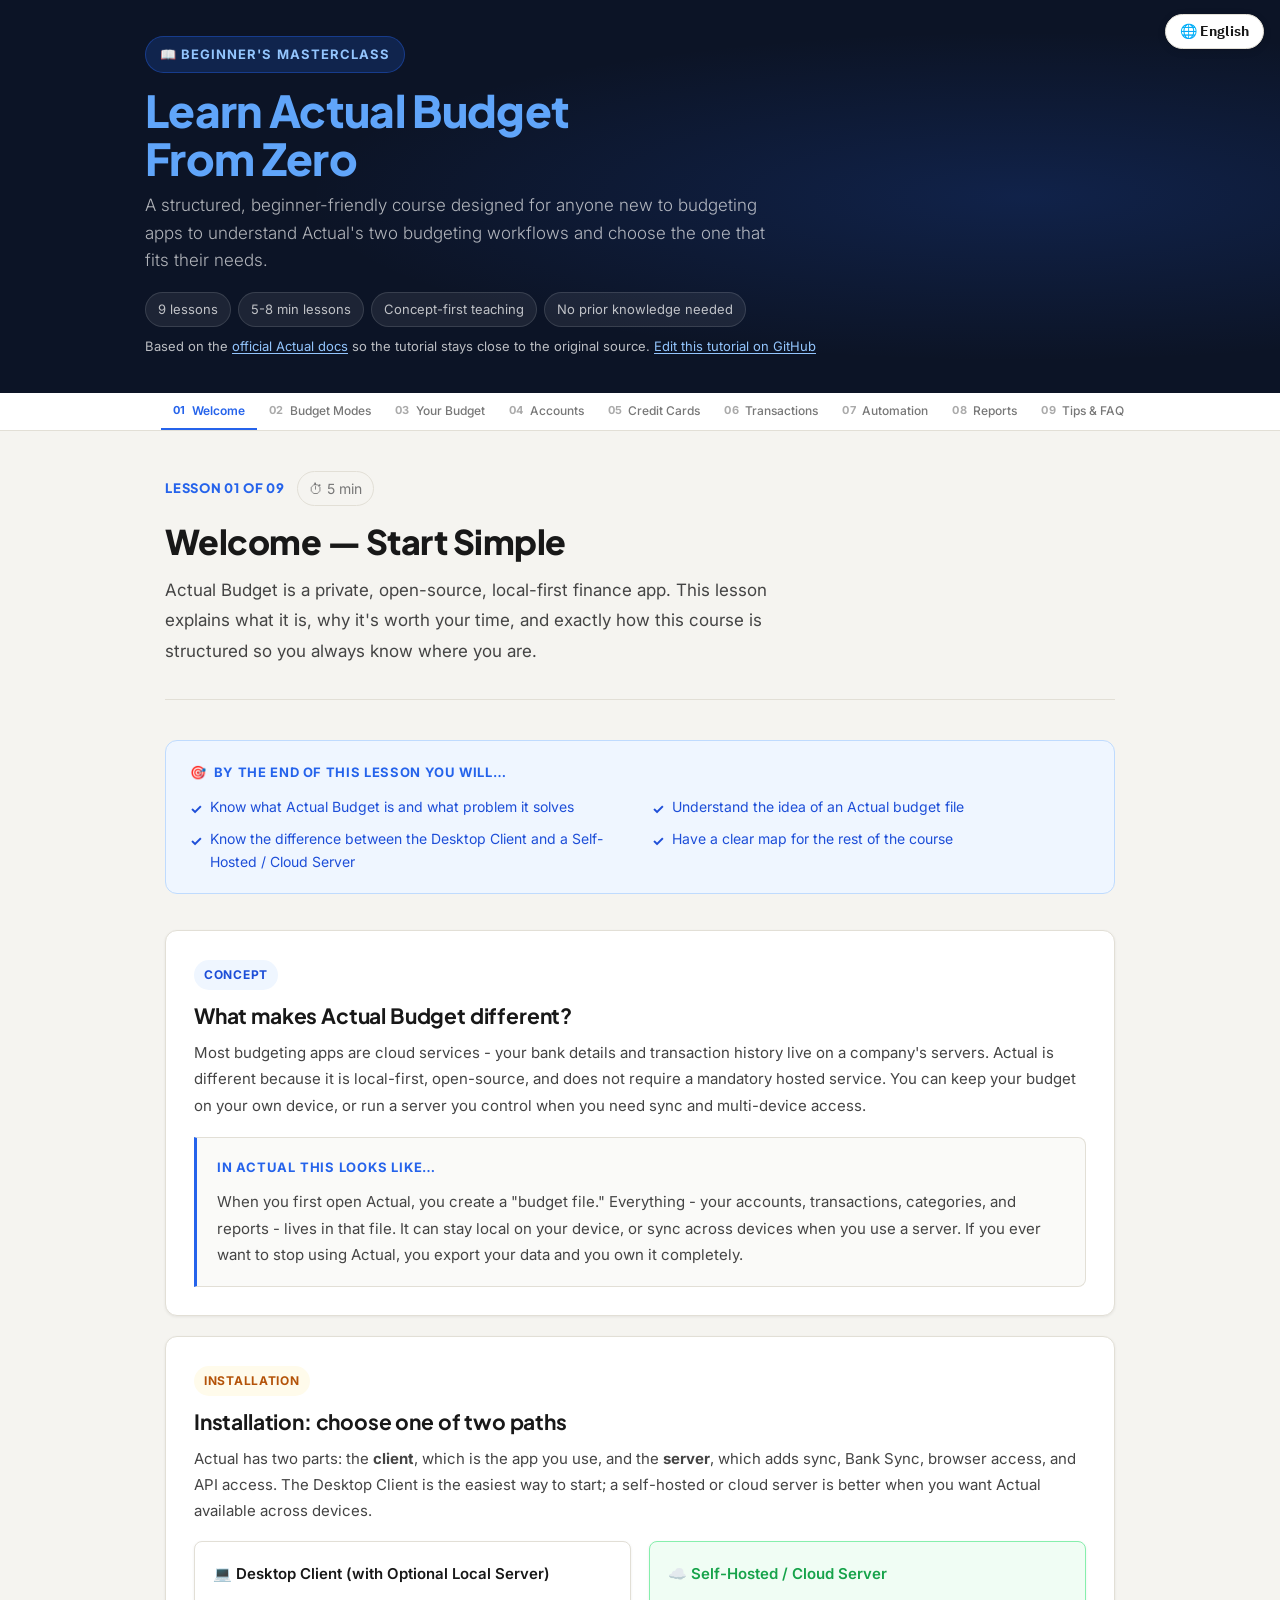
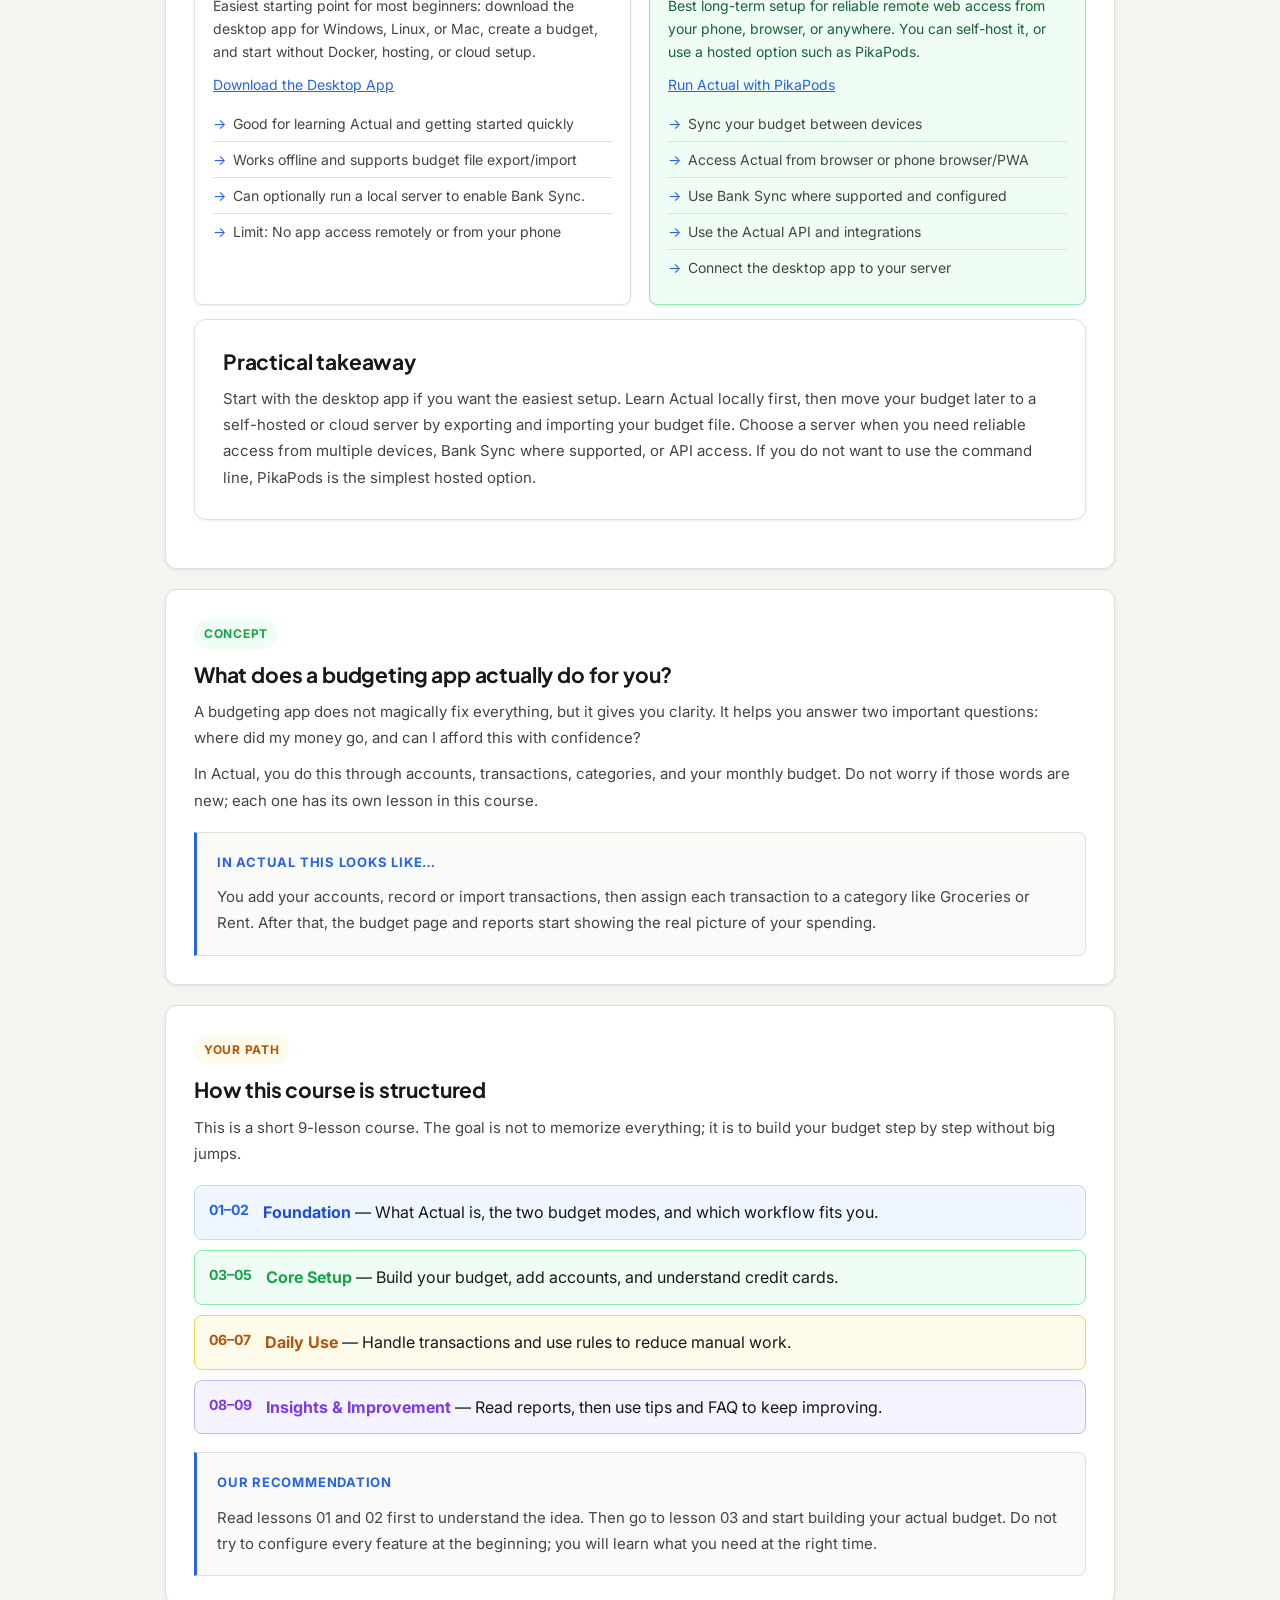
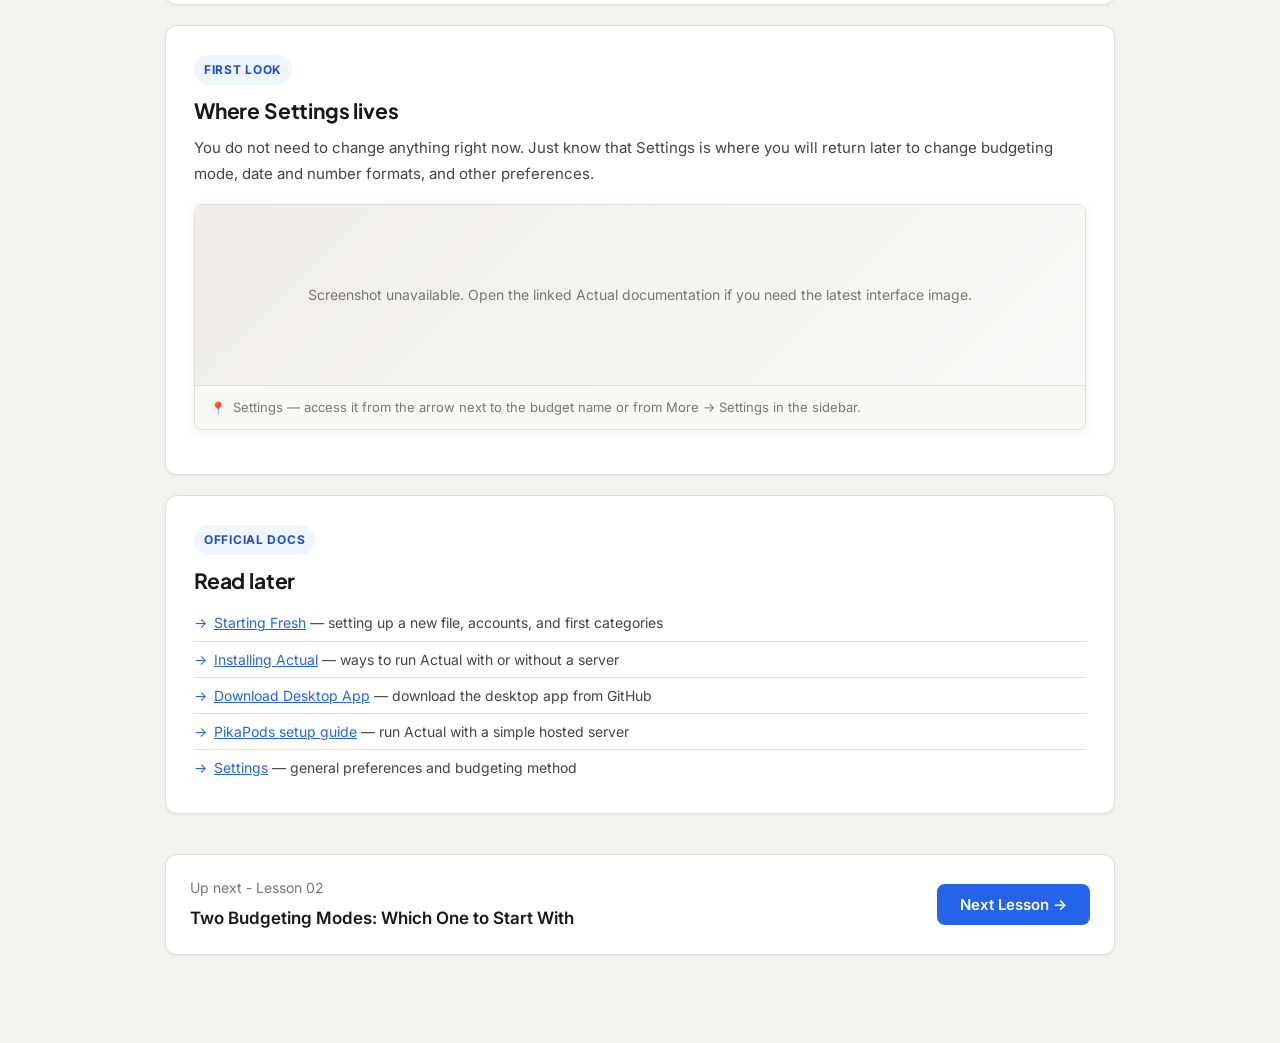
<file: index.html>
<!DOCTYPE html>
<html lang="en" id="root">
<head>
<meta charset="UTF-8">
<meta name="viewport" content="width=device-width, initial-scale=1.0">
<title data-i18n="meta.t001">Actual Budget — Beginner's Masterclass</title>
<link href="https://fonts.googleapis.com/css2?family=Inter:ital,wght@0,300;0,400;0,500;0,600;0,700;1,400&amp;family=Plus+Jakarta+Sans:wght@600;700;800&amp;family=IBM+Plex+Sans+Arabic:wght@300;400;500;600;700&amp;family=Noto+Naskh+Arabic:wght@400;500;600;700&amp;display=swap" rel="stylesheet">
<link rel="stylesheet" href="./css/styles.css">
</head>
<body>

<div id="language-selector" class="language-selector">
  <button id="language-button" class="language-button" type="button" aria-haspopup="listbox" aria-expanded="false">
    <span id="language-button-label">🌐 English</span>
  </button>
  <div id="language-menu" class="language-menu" role="listbox" aria-label="Language selector" hidden></div>
</div>
<div class="hero">
  <div class="hi">
    <div class="hero-kicker"><span data-i18n="hero.t001">📖 Beginner's Masterclass</span></div>
    <h1><span data-i18n="hero.t002">Learn</span> <span>Actual Budget</span><br><span data-i18n="hero.t003">From Zero</span></h1>
    <p class="hero-lead"><span data-i18n="hero.t004">A structured, beginner-friendly course designed for anyone new to budgeting apps to understand Actual's two budgeting workflows and choose the one that fits their needs.</span></p>
    <div class="hero-pills">
      <span class="hero-pill"><span data-i18n="hero.t005">9 lessons</span></span>
      <span class="hero-pill"><span data-i18n="hero.t006">5-8 min lessons</span></span>
      <span class="hero-pill"><span data-i18n="hero.t007">Concept-first teaching</span></span>
      <span class="hero-pill"><span data-i18n="hero.t008">No prior knowledge needed</span></span>
    </div>
    <p class="hero-source" data-i18n-html="hero.t009">Based on the <a href="https://actualbudget.org/docs/" target="_blank" rel="noopener noreferrer">official Actual docs</a> so the tutorial stays close to the original source. <a href="https://github.com/x-rous/actual-tutorial/edit/main/index.html" target="_blank" rel="noopener">Edit this tutorial on GitHub</a></p>
  </div>
</div>

<nav class="pnav">
  <div class="pnav-inner">
    <button class="pnav-btn active" type="button" aria-current="page" data-lesson-index="0"><span class="pnav-step"><span data-i18n="nav.t001">01</span></span> <span data-i18n="nav.t002">Welcome</span></button>
    <button class="pnav-btn" type="button" data-lesson-index="1"><span class="pnav-step"><span data-i18n="nav.t003">02</span></span> <span data-i18n="nav.t004">Budget Modes</span></button>
    <button class="pnav-btn" type="button" data-lesson-index="2"><span class="pnav-step"><span data-i18n="nav.t005">03</span></span> <span data-i18n="nav.t006">Your Budget</span></button>
    <button class="pnav-btn" type="button" data-lesson-index="3"><span class="pnav-step"><span data-i18n="nav.t007">04</span></span> <span data-i18n="nav.t008">Accounts</span></button>
    <button class="pnav-btn" type="button" data-lesson-index="4"><span class="pnav-step"><span data-i18n="nav.t009">05</span></span> <span data-i18n="nav.t010">Credit Cards</span></button>
    <button class="pnav-btn" type="button" data-lesson-index="5"><span class="pnav-step"><span data-i18n="nav.t011">06</span></span> <span data-i18n="nav.t012">Transactions</span></button>
    <button class="pnav-btn" type="button" data-lesson-index="6"><span class="pnav-step"><span data-i18n="nav.t013">07</span></span> <span data-i18n="nav.t014">Automation</span></button>
    <button class="pnav-btn" type="button" data-lesson-index="7"><span class="pnav-step"><span data-i18n="nav.t015">08</span></span> <span data-i18n="nav.t016">Reports</span></button>
    <button class="pnav-btn" type="button" data-lesson-index="8"><span class="pnav-step"><span data-i18n="nav.t017">09</span></span> <span data-i18n="nav.t018">Tips & FAQ</span></button>
  </div>
</nav>

<main id="lesson-container" aria-live="polite"></main>

<script type="module" src="./js/main.js"></script>
</body>
</html>
</file>
<file: css/styles.css>
:root{
  --bg:#f5f4f0;--surface:#fff;--border:#e2dfd6;--ink:#181818;
  --ink2:#444;--ink3:#777;--ink4:#aaa;
  --blue:#2563eb;--blue-bg:#eff6ff;--blue-border:#bfdbfe;--blue-dark:#1d4ed8;
  --green:#16a34a;--green-bg:#f0fdf4;--green-border:#86efac;
  --amber:#b45309;--amber-bg:#fffbeb;--amber-border:#fcd34d;
  --red:#dc2626;--red-bg:#fef2f2;--red-border:#fca5a5;
  --purple:#7c3aed;--purple-bg:#f5f3ff;--purple-border:#c4b5fd;
  --radius:12px;--radius-sm:8px;
  --shadow:0 1px 3px rgba(0,0,0,.05),0 8px 24px rgba(0,0,0,.06);
  --shadow-sm:0 1px 3px rgba(0,0,0,.07);
}
*{box-sizing:border-box;margin:0;padding:0}
body{font-family:'Inter',sans-serif;background:var(--bg);color:var(--ink);font-size:16px;line-height:1.8}
img{max-width:100%;display:block}
a{color:var(--blue)}

/* ── HERO ── */
.hero{background:#0c1426;color:#fff;padding:clamp(28px,4vh,44px) 24px;position:relative;overflow:hidden;min-height:30vh;display:flex;align-items:center}
.hero::after{content:'';position:absolute;inset:0;background:radial-gradient(ellipse 80% 60% at 80% 50%,rgba(37,99,235,.18) 0%,transparent 70%);pointer-events:none}
.hi{max-width:990px;margin:0 auto;position:relative;z-index:1;width:100%}
.hero-kicker{display:inline-flex;align-items:center;gap:6px;background:rgba(37,99,235,.2);border:1px solid rgba(37,99,235,.4);color:#93c5fd;font-size:13px;font-weight:700;letter-spacing:.08em;text-transform:uppercase;padding:6px 14px;border-radius:20px;margin-bottom:14px}
.hero h1{font-family:'Plus Jakarta Sans',sans-serif;font-size:clamp(28px,4.2vw,44px);font-weight:800;line-height:1.08;letter-spacing:-.015em;margin-bottom:10px}
.hero h1 span{color:#60a5fa}
.hero-lead{font-size:17px;color:rgba(255,255,255,.68);max-width:620px;font-weight:300;line-height:1.6;margin-bottom:18px}
.hero-pills{display:flex;flex-wrap:wrap;gap:7px}
.hero-pill{background:rgba(255,255,255,.07);border:1px solid rgba(255,255,255,.12);color:rgba(255,255,255,.72);font-size:13px;padding:5px 12px;border-radius:20px}
.hero-source{margin-top:10px;font-size:13px;line-height:1.5;color:rgba(255,255,255,.72)}
.hero-source a{color:#93c5fd;text-decoration:underline;text-underline-offset:2px}
@media(max-width:640px){.hero{min-height:auto;padding:32px 20px 28px}.hero h1{font-size:30px}.hero-lead{font-size:16px;line-height:1.65}}

/* ── PROGRESS NAV ── */
.pnav{background:#fff;border-bottom:1px solid var(--border);position:sticky;top:0;z-index:200;overflow-x:auto;scrollbar-width:none}
.pnav::-webkit-scrollbar{display:none}
.pnav-inner{display:flex;max-width:990px;margin:0 auto;padding:0 16px}
.pnav-btn{background:none;border:none;cursor:pointer;font-family:'Inter',sans-serif;font-size:12px;font-weight:500;color:var(--ink3);padding:10px 12px;white-space:nowrap;border-bottom:2px solid transparent;transition:color .15s,border-color .15s;display:flex;align-items:center;gap:6px}
.pnav-btn:hover{color:var(--ink)}
.pnav-btn.active{color:var(--blue);border-bottom-color:var(--blue);font-weight:600}
.pnav-step{font-size:11px;font-weight:700;color:var(--ink4);letter-spacing:.04em}
.pnav-btn.active .pnav-step{color:var(--blue)}
.pnav-btn.done .pnav-step{color:var(--green)}
.pnav-btn.done{color:var(--green)}

/* ── MAIN LAYOUT ── */
.page{display:none;max-width:990px;margin:0 auto;padding:40px 20px 88px}
.page.visible{display:block}

/* ── PAGE OPENER ── */
.opener{margin-bottom:40px;border-bottom:1px solid var(--border);padding-bottom:32px}
.opener-meta{display:flex;align-items:center;gap:12px;margin-bottom:16px}
.opener-num{font-family:'Plus Jakarta Sans',sans-serif;font-size:13px;font-weight:800;letter-spacing:.06em;text-transform:uppercase;color:var(--blue)}
.opener-time{font-size:14px;color:var(--ink3);background:var(--bg);border:1px solid var(--border);padding:4px 11px;border-radius:20px}
.opener h1{font-family:'Plus Jakarta Sans',sans-serif;font-size:clamp(24px,4vw,34px);font-weight:800;letter-spacing:-.015em;line-height:1.2;margin-bottom:12px}
.opener-desc{font-size:17px;color:var(--ink2);max-width:660px;line-height:1.8}

/* ── LEARN BOX ── */
.learn-box{background:var(--blue-bg);border:1px solid var(--blue-border);border-radius:var(--radius);padding:20px 24px;margin-bottom:36px}
.learn-box-title{font-size:13px;font-weight:700;letter-spacing:.05em;text-transform:uppercase;color:var(--blue);margin-bottom:12px;display:flex;align-items:center;gap:7px}
.learn-items{display:grid;grid-template-columns:1fr 1fr;gap:8px 24px}
@media(max-width:520px){.learn-items{grid-template-columns:1fr}}
.learn-item{display:flex;align-items:flex-start;gap:8px;font-size:14px;color:var(--blue-dark);line-height:1.6}
.learn-item::before{content:'✓';font-weight:700;flex-shrink:0;margin-top:2px}

/* ── CONCEPT BLOCK ── */
.concept{background:var(--surface);border:1px solid var(--border);border-radius:var(--radius);padding:28px;box-shadow:var(--shadow-sm);margin-bottom:20px}
.concept-tag{display:inline-block;font-size:12px;font-weight:700;letter-spacing:.06em;text-transform:uppercase;padding:4px 10px;border-radius:20px;margin-bottom:12px}
.concept-tag.blue{background:var(--blue-bg);color:var(--blue-dark)}
.concept-tag.green{background:var(--green-bg);color:var(--green)}
.concept-tag.amber{background:var(--amber-bg);color:var(--amber)}
.concept-tag.purple{background:var(--purple-bg);color:var(--purple)}
.concept h2{font-family:'Plus Jakarta Sans',sans-serif;font-size:21px;font-weight:700;letter-spacing:-.008em;margin-bottom:10px;line-height:1.35}
.concept p{font-size:15px;color:var(--ink2);line-height:1.75}
.concept p+p{margin-top:10px}

/* ── HOW SECTION ── */
.how{background:#fafaf8;border:1px solid var(--border);border-left:3px solid var(--blue);border-radius:0 var(--radius-sm) var(--radius-sm) 0;padding:18px 20px;margin-top:18px}
.how-title{font-size:13px;font-weight:700;letter-spacing:.06em;text-transform:uppercase;color:var(--blue);margin-bottom:10px}
.how p{font-size:15px;color:var(--ink2);line-height:1.75}

/* ── SCREENSHOT ── */
.ss{border-radius:var(--radius-sm);overflow:hidden;border:1px solid var(--border);box-shadow:0 2px 12px rgba(0,0,0,.07);margin:16px 0}
.ss img{width:100%;height:auto;background:#f0ede8}
.img-fallback{min-height:180px;background:linear-gradient(135deg,#f0ede8,#fafaf8);display:flex;align-items:center;justify-content:center;text-align:center;color:var(--ink3);font-size:14px;padding:24px}
.ss-cap{background:#F9F8F5;border-top:1px solid var(--border);padding:11px 15px;font-size:13px;color:var(--ink3);display:flex;align-items:flex-start;gap:7px;line-height:1.6}
.ss-cap-icon{flex-shrink:0;margin-top:1px}

/* ── STEPS ── */
.steps{margin-top:4px}
.step{display:flex;gap:14px;padding:14px 0;border-bottom:1px solid var(--border)}
.step:first-child{padding-top:0}
.step:last-child{border-bottom:none;padding-bottom:0}
.sn{min-width:28px;height:28px;border-radius:50%;background:var(--blue);color:#fff;display:flex;align-items:center;justify-content:center;font-size:13px;font-weight:700;flex-shrink:0;margin-top:3px}
.sn.g{background:var(--green)}
.step-t{font-weight:600;font-size:15px;color:var(--ink);margin-bottom:3px}
.step-b{font-size:15px;color:var(--ink2);line-height:1.7}
.step-b p+p{margin-top:6px}

/* ── CALLOUTS ── */
.call{border-radius:var(--radius-sm);padding:16px 18px;display:flex;gap:12px;align-items:flex-start;font-size:15px;margin:16px 0;line-height:1.7}
.call-ic{font-size:19px;flex-shrink:0;line-height:1.45}
.ci{background:var(--blue-bg);border:1px solid var(--blue-border);color:#1e3a8a}
.cs{background:var(--green-bg);border:1px solid var(--green-border);color:#14532d}
.cw{background:var(--amber-bg);border:1px solid var(--amber-border);color:#78350f}
.cd{background:var(--red-bg);border:1px solid var(--red-border);color:#7f1d1d}
.call strong{display:block;margin-bottom:3px;color:inherit}

/* ── COMPARISON ── */
.vs{display:grid;grid-template-columns:1fr 1fr;border-radius:var(--radius);overflow:hidden;border:1px solid var(--border);margin-bottom:20px}
.vs-col{padding:22px}
.vs-col:first-child{background:#fffbeb;border-right:1px solid var(--border)}
.vs-col:last-child{background:#f0fdf4}
.vs-title{font-weight:700;font-size:15px;margin-bottom:14px}
.vs-item{font-size:14px;color:var(--ink2);padding:8px 0;border-bottom:1px solid rgba(0,0,0,.05);line-height:1.65}
.vs-item:last-child{border-bottom:none}
@media(max-width:520px){.vs{grid-template-columns:1fr}.vs-col:first-child{border-right:none;border-bottom:1px solid var(--border)}}

/* ── GRIDS ── */
.g2{display:grid;grid-template-columns:1fr 1fr;gap:18px;margin-top:18px}
.g3{display:grid;grid-template-columns:1fr 1fr 1fr;gap:14px;margin-top:18px}
@media(max-width:640px){.g2,.g3{grid-template-columns:1fr}}
.mini-card{background:var(--surface);border:1px solid var(--border);border-radius:var(--radius-sm);padding:18px;box-shadow:var(--shadow-sm)}
.mini-card-title{font-size:15px;font-weight:600;margin-bottom:7px;display:flex;align-items:center;gap:8px}

/* ── STAT BOXES ── */
.stat-row{display:grid;grid-template-columns:repeat(3,1fr);gap:12px;margin:18px 0}
.stat{border-radius:var(--radius-sm);padding:16px;text-align:center}
.stat-label{font-size:12px;font-weight:700;letter-spacing:.05em;text-transform:uppercase;margin-bottom:6px}
.stat-val{font-size:22px;font-weight:700;margin-bottom:4px}
.stat-desc{font-size:13px;line-height:1.6}
@media(max-width:480px){.stat-row{grid-template-columns:1fr}}

/* ── MOCK BUDGET TABLE ── */
.bt{background:#fff;border:1px solid var(--border);border-radius:var(--radius-sm);overflow:hidden;font-size:14px;margin:16px 0}
.bt-bar{background:#1a2035;padding:9px 14px;display:flex;align-items:center;gap:6px}
.bt-dot{width:10px;height:10px;border-radius:50%}
.bt-lbl{color:rgba(255,255,255,.55);font-size:13px;margin-left:6px}
.bt-row{display:grid;padding:8px 14px;align-items:center;border-bottom:1px solid #f4f3ef}
.bt-row:last-child{border-bottom:none}
.bt-h{grid-template-columns:1fr 80px 80px 80px;font-size:12px;font-weight:700;text-transform:uppercase;letter-spacing:.04em;color:var(--ink3)}
.bt-g{grid-template-columns:1fr;background:#f7f6f2;font-weight:700;font-size:14px;color:var(--ink2);padding:7px 14px}
.bt-c{grid-template-columns:1fr 80px 80px 80px}
.bt-c:hover{background:#fafaf8}
.bn{text-align:right;font-variant-numeric:tabular-nums}
.bn.p{color:var(--green)}
.bn.n{color:var(--red);font-weight:600}
.bn.w{color:var(--amber)}

/* ── FLOW ── */
.flow{display:flex;align-items:center;gap:10px;flex-wrap:wrap;margin:14px 0}
.fn{background:var(--surface);border:1px solid var(--border);border-radius:var(--radius-sm);padding:10px 14px;font-size:14px;font-weight:500;line-height:1.55}
.fa{color:var(--ink3);font-size:22px}

/* ── RULE BOX ── */
.rb{background:#fafaf8;border:1px solid var(--border);border-radius:var(--radius-sm);padding:16px}
.rb-lbl{font-size:12px;font-weight:700;letter-spacing:.07em;text-transform:uppercase;color:var(--ink3);margin-bottom:8px}
.rb-row{display:flex;align-items:center;gap:8px;margin-bottom:6px;flex-wrap:wrap}
.rc{background:#fff;border:1px solid var(--border);border-radius:5px;padding:5px 11px;font-size:14px}
.rc.c{background:var(--blue-bg);border-color:var(--blue-border);color:var(--blue-dark)}
.rc.a{background:var(--green-bg);border-color:var(--green-border);color:var(--green)}
.rb-hr{width:100%;border:none;border-top:1px dashed var(--border);margin:10px 0}

/* ── TABLE ── */
.dt{width:100%;border-collapse:collapse;font-size:14px}
.dt th{background:#f7f6f2;font-size:13px;font-weight:700;text-transform:uppercase;letter-spacing:.04em;color:var(--ink3);padding:10px 12px;text-align:left}
.dt td{padding:10px 12px;border-top:1px solid var(--border)}
.dt tr:hover td{background:#fafaf8}
code.kp{background:var(--blue-bg);color:var(--blue);padding:2px 7px;border-radius:4px;font-size:13px;font-family:monospace}

/* ── NEXT PAGE FOOTER ── */
.next-bar{background:var(--surface);border:1px solid var(--border);border-radius:var(--radius);padding:20px 24px;margin-top:40px;display:flex;align-items:center;justify-content:space-between;gap:16px;box-shadow:var(--shadow-sm)}
.next-bar-info p{font-size:14px;color:var(--ink3);margin-bottom:3px}
.next-bar-info strong{font-size:17px;color:var(--ink);font-weight:600}
.next-btn{background:var(--blue);color:#fff;border:none;border-radius:var(--radius-sm);padding:11px 23px;font-size:15px;font-weight:600;cursor:pointer;white-space:nowrap;font-family:'Inter',sans-serif;transition:background .15s}
.next-btn:hover{background:var(--blue-dark)}

/* ── BADGES ── */
.badge{display:inline-flex;align-items:center;font-size:13px;font-weight:600;padding:4px 9px;border-radius:20px}
.bb{background:var(--blue-bg);color:var(--blue-dark)}
.bg_{background:var(--green-bg);color:var(--green)}
.ba{background:var(--amber-bg);color:var(--amber)}
.br{background:var(--red-bg);color:var(--red)}
.bp{background:var(--purple-bg);color:var(--purple)}

/* ── LISTS ── */
ul.plain{list-style:none}
ul.plain li{padding:6px 0 6px 20px;font-size:14px;color:var(--ink2);position:relative;border-bottom:1px solid var(--border);line-height:1.65}
ul.plain li:last-child{border-bottom:none}
ul.plain li::before{content:'→';position:absolute;left:0;color:var(--blue)}

/* ── MISC ── */
kbd{background:#e5e7eb;border:1px solid #d1d5db;border-radius:4px;padding:2px 7px;font-size:13px}
.tip{background:#eff6ff;border:1px solid #bfdbfe;border-radius:var(--radius-sm);padding:15px 18px;font-size:14px;color:#0c4a6e;margin:16px 0;display:flex;gap:10px;line-height:1.7}
.tip-ic{font-size:17px;flex-shrink:0}
hr.div{border:none;border-top:1px solid var(--border);margin:28px 0}

/* ── MODE SELECT CARDS (lesson 2) ── */
.mode-select-card:hover { box-shadow: 0 4px 20px rgba(0,0,0,.1); }
#mode-card-envelope { border-color: var(--green); box-shadow: 0 0 0 3px rgba(22,163,74,.12); }
#mode-card-tracking  { border-color: var(--border); box-shadow: none; }
#mode-card-tracking.selected  { border-color: var(--amber); box-shadow: 0 0 0 3px rgba(180,83,9,.1); }
#mode-card-envelope.selected  { border-color: var(--green); box-shadow: 0 0 0 3px rgba(22,163,74,.12); }
@media(max-width:520px) { #p1 .mode-select-card { width:100%; } }
@media(max-width:560px) { #mode-cards-grid { grid-template-columns: 1fr !important; } }

/* ── LESSON 3 MODE TOGGLE BAR ── */
#l3-mode-toggle { user-select: none; }
#btn-envelope, #btn-tracking { white-space: nowrap; }
body.ar #l3-mode-toggle { direction: rtl; flex-direction: row; }
body.ar #btn-envelope, body.ar #btn-tracking { font-family: 'IBM Plex Sans Arabic', sans-serif; }
body.ar .mode-select-card { text-align: right !important; }

/* ── LANGUAGE SELECTOR ── */
.language-selector {
  position: fixed;
  top: 14px;
  right: 16px;
  z-index: 999;
  font-family: 'IBM Plex Sans Arabic', 'Inter', sans-serif;
}
.language-button {
  background: #fff;
  border: 1.5px solid var(--border);
  border-radius: 20px;
  padding: 6px 14px;
  font-size: 14px;
  font-weight: 700;
  cursor: pointer;
  display: flex;
  align-items: center;
  gap: 6px;
  box-shadow: 0 2px 8px rgba(0,0,0,.1);
  transition: background .15s, border-color .15s;
  font-family: inherit;
  color: var(--ink);
  letter-spacing: .01em;
}
.language-button:hover,
.language-button[aria-expanded="true"] { background: var(--blue-bg); border-color: var(--blue-border); }
.language-menu {
  position: absolute;
  top: calc(100% + 8px);
  right: 0;
  min-width: 190px;
  background: #fff;
  border: 1px solid var(--border);
  border-radius: var(--radius-sm);
  box-shadow: var(--shadow);
  padding: 6px;
}
.language-option {
  width: 100%;
  background: transparent;
  border: none;
  border-radius: 6px;
  color: var(--ink);
  cursor: pointer;
  display: flex;
  align-items: center;
  justify-content: space-between;
  gap: 12px;
  font-family: inherit;
  font-size: 14px;
  font-weight: 600;
  padding: 8px 10px;
  text-align: left;
}
.language-option:hover,
.language-option:focus {
  background: var(--blue-bg);
  outline: none;
}
.language-option[aria-selected="true"] {
  color: var(--blue);
  background: var(--blue-bg);
}
.language-option-code {
  color: var(--ink3);
  font-size: 11px;
  font-weight: 800;
  letter-spacing: .05em;
  text-transform: uppercase;
}
@media(max-width:480px) {
  .language-selector { top: 10px; right: 10px; }
  .language-menu { min-width: 170px; }
  .language-button,
  .language-option { font-size: 13px; }
}

/* ── ARABIC MODE ── */
body.ar {
  font-family: 'IBM Plex Sans Arabic', sans-serif;
  direction: rtl;
  text-align: right;
}
body.ar .language-selector { right: auto; left: 16px; }
body.ar .language-menu { right: auto; left: 0; }
body.ar .language-option { text-align: right; }
body.ar .hero::after { background: radial-gradient(ellipse 80% 60% at 20% 50%,rgba(37,99,235,.18) 0%,transparent 70%); }
body.ar .hi,
body.ar .next-bar-info,
body.ar .fn,
body.ar .rb-lbl { text-align: right; }
body.ar .hero-lead { margin-left: auto; margin-right: 0; }
body.ar .pnav,
body.ar .pnav-inner,
body.ar .pnav-btn,
body.ar .opener-meta,
body.ar .learn-box-title,
body.ar .learn-item,
body.ar .step,
body.ar .call,
body.ar .tip,
body.ar .mini-card-title,
body.ar .hero-pills,
body.ar .next-bar,
body.ar .flow,
body.ar .rb-row,
body.ar .ss-cap,
body.ar .mode-select-card,
body.ar .mode-select-card [style*="display:flex"],
body.ar .concept [style*="display:flex"],
body.ar .img-fallback { direction: rtl; }
body.ar .pnav-inner,
body.ar .pnav-btn,
body.ar .opener-meta,
body.ar .learn-box-title,
body.ar .learn-item,
body.ar .step,
body.ar .call,
body.ar .tip,
body.ar .mini-card-title,
body.ar .hero-pills,
body.ar .next-bar,
body.ar .flow,
body.ar .rb-row,
body.ar .ss-cap { flex-direction: row; }
body.ar .learn-box-title,
body.ar .mini-card-title { justify-content: flex-start; }
body.ar .fa { transform: scaleX(-1); display: inline-block; }
body.ar .how { border-left: none; border-right: 3px solid var(--blue); border-radius: var(--radius-sm) 0 0 var(--radius-sm); }
body.ar ul.plain li { padding: 5px 20px 5px 0; }
body.ar ul.plain li::before { content: '←'; right: 0; left: auto; }
body.ar .dt { direction: rtl; }
body.ar .dt th { text-align: right; }
body.ar .dt td { text-align: right; }
body.ar h1, body.ar h2, body.ar h3 { font-family: 'IBM Plex Sans Arabic', sans-serif; }
body.ar .opener h1 { font-family: 'IBM Plex Sans Arabic', sans-serif; }
body.ar .next-btn { font-family: 'IBM Plex Sans Arabic', sans-serif; }
body.ar p,
body.ar li,
body.ar .opener-desc,
body.ar .hero-lead,
body.ar .concept p,
body.ar .how p,
body.ar .step-b,
body.ar .call,
body.ar .tip,
body.ar .ss-cap,
body.ar .vs-item,
body.ar .mini-card,
body.ar .dt td,
body.ar .img-fallback {
  font-family: 'Noto Naskh Arabic', serif;
  line-height: 2;
  font-size-adjust: none;
}
body.ar .hero-lead { font-size: 18px; line-height: 1.75; }
body.ar .opener-desc { font-size: 18px; line-height: 2; }
body.ar .concept p,
body.ar .how p { font-size: 16px; line-height: 1.95; }
body.ar .step-b,
body.ar .call,
body.ar .tip { font-size: 15px; line-height: 1.9; }
/* keep LTR islands */
body.ar .keep-ltr { direction: ltr; unicode-bidi: embed; display: inline-block; }
body.ar code.kp { direction: ltr; unicode-bidi: embed; display: inline-block; }
body.ar kbd { direction: ltr; unicode-bidi: embed; display: inline-block; }
/* stat-row stays centred */
body.ar .stat { text-align: center; }
/* vs comparison grid — swap column order visually */
body.ar .vs { direction: rtl; }
body.ar .vs-col:first-child { border-left: 1px solid var(--border); border-right: none; }
body.ar .vs-col:last-child { border-left: none; }
/* budget table RTL */
body.ar .bt-h { direction: rtl; }
body.ar .bt-c { direction: rtl; }
body.ar .bt-g { direction: rtl; }
body.ar .bt-lbl { margin-left: 0; margin-right: 6px; direction: rtl; unicode-bidi: plaintext; }
body.ar .bt-row span[style*="padding-left"] { padding-left: 0 !important; padding-right: 12px !important; }
body.ar .bn { text-align: left; }

/* ── READABILITY OVERRIDES FOR INLINE TUTORIAL UI ── */
.mode-select-card p { font-size: 14px !important; line-height: 1.65 !important; }
.mode-select-card [style*="font-size:12px"] { font-size: 13px !important; line-height: 1.55 !important; }
.mode-select-card [style*="font-size:15px"] { font-size: 16px !important; }
.mode-select-card [id$="-selected-badge"] { font-size: 13px !important; }
#btn-envelope, #btn-tracking { font-size: 15px !important; }
.concept [style*="font-size:11px"],
.concept [style*="font-size:13px"],
.concept [style*="font-size:14px"] { font-size: 14px !important; line-height: 1.65 !important; }
.concept [style*="font-size:12px"] { font-size: 13px !important; line-height: 1.55 !important; }
.plain[style*="font-size:13px"],
.plain[style*="font-size:13px"] li { font-size: 14px !important; line-height: 1.65 !important; }
.g2 .mini-card p,
.g3 .mini-card p { font-size: 14px !important; line-height: 1.65 !important; }
.g2 .mini-card ul,
.g3 .mini-card ul { font-size: 14px !important; }
.bt small,
.fn small { font-size: 13px; }
body.ar .mode-select-card p,
body.ar .concept [style*="font-size:13px"],
body.ar .concept [style*="font-size:14px"],
body.ar .g2 .mini-card p,
body.ar .g3 .mini-card p { font-size: 15px !important; line-height: 1.9 !important; }


/* ── TRANSFER CATEGORY TABLE: COMPACT SINGLE-LINE ROWS ── */
.transfer-category-table {
  width: 100%;
  font-size: 12.5px;
  line-height: 1.35;
  table-layout: auto;
}
.transfer-category-table th,
.transfer-category-table td {
  font-size: 12.5px !important;
  line-height: 1.35 !important;
  padding: 8px 10px !important;
  white-space: nowrap;
  vertical-align: middle;
}
.transfer-category-table td:nth-child(3) {
  font-size: 12px !important;
}
body.ar .transfer-category-table th,
body.ar .transfer-category-table td {
  font-size: 12.5px !important;
  line-height: 1.45 !important;
  white-space: nowrap;
}
@media (max-width: 720px) {
  .transfer-category-table {
    display: block !important;
    overflow-x: auto;
  }
}
</file>
